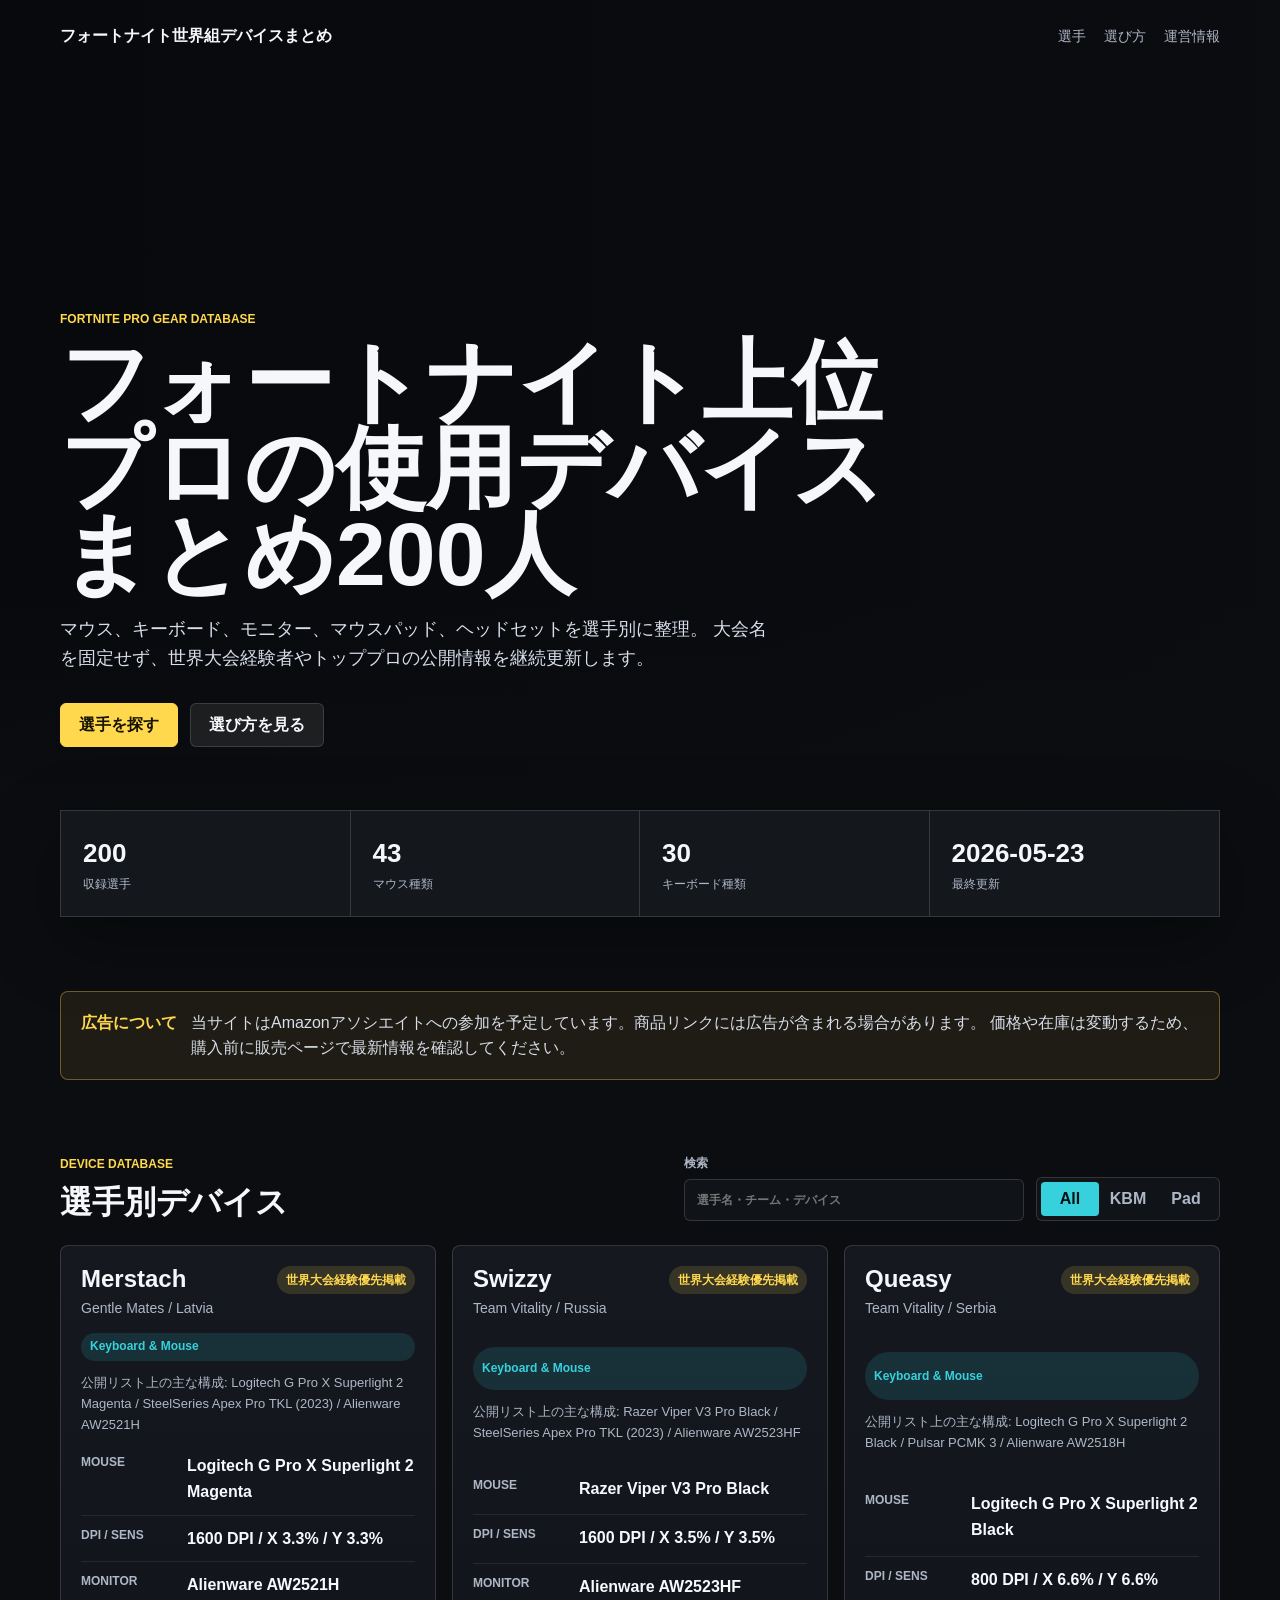
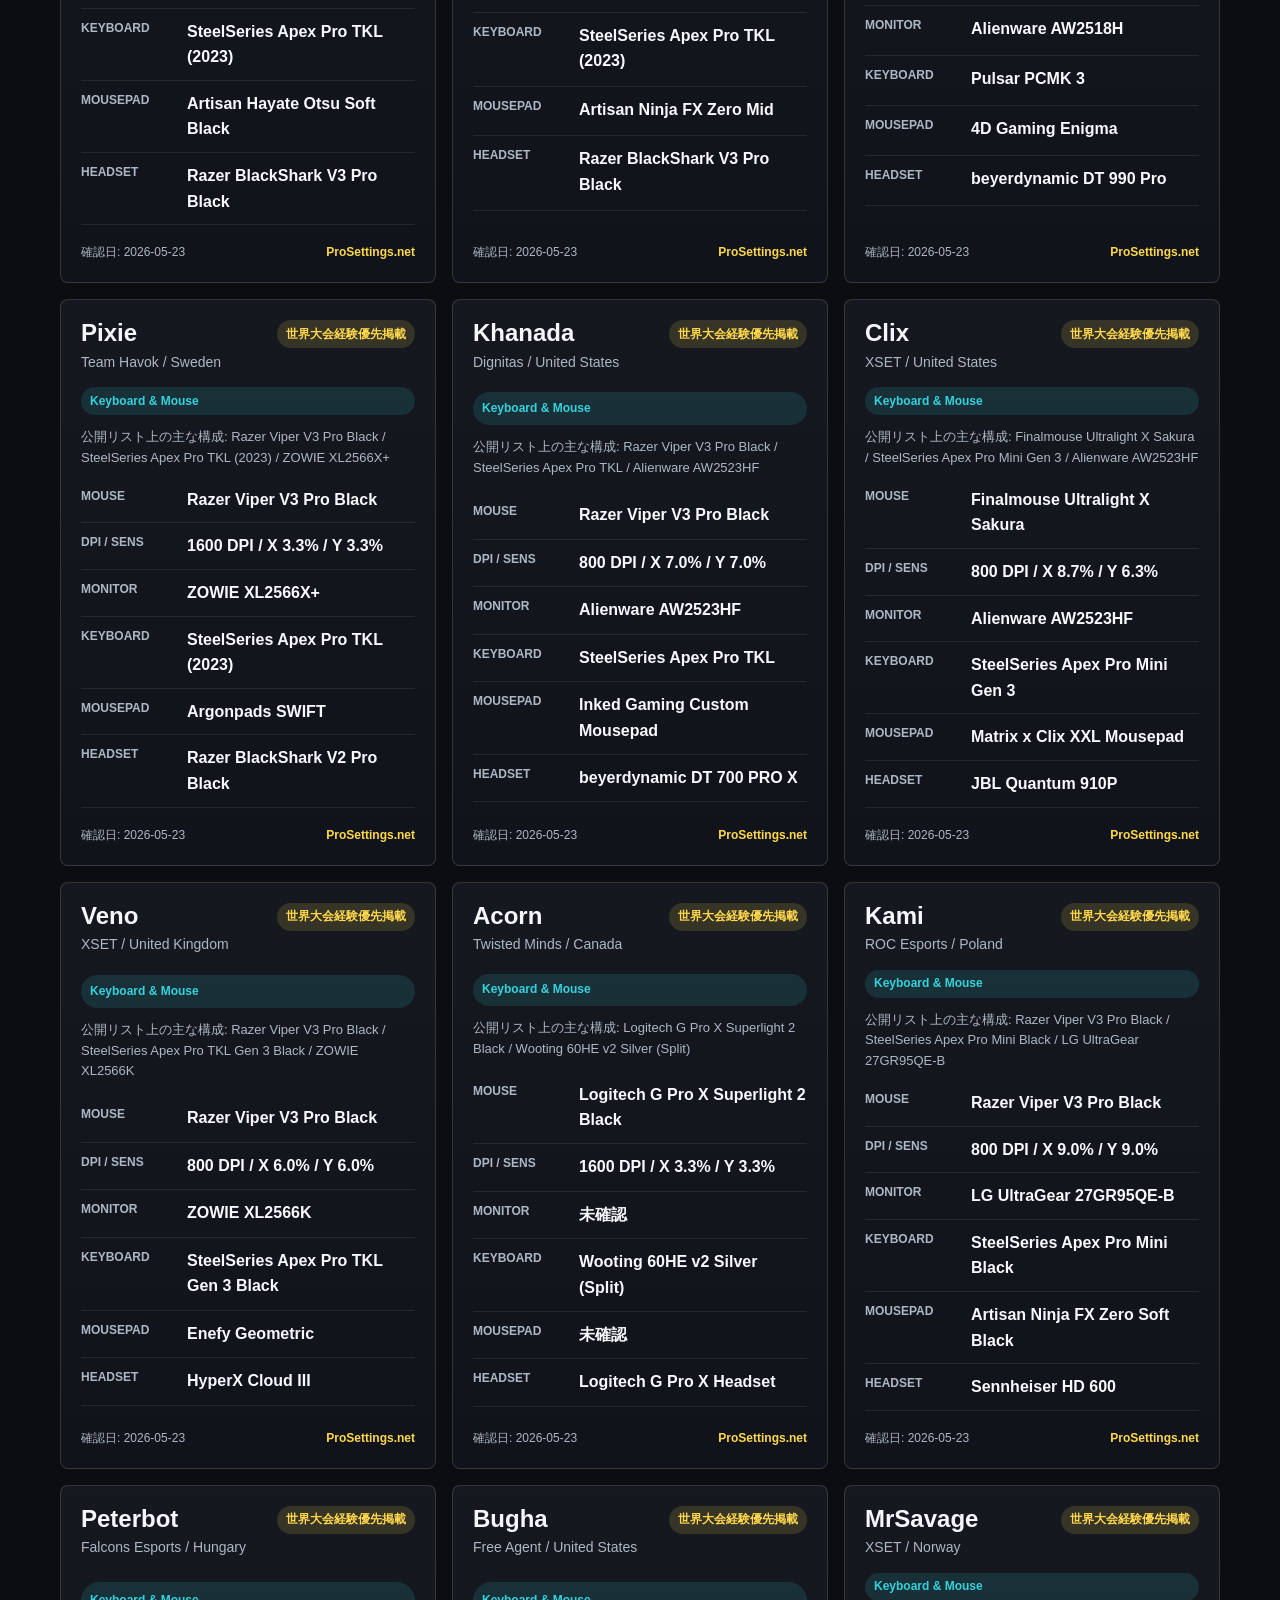
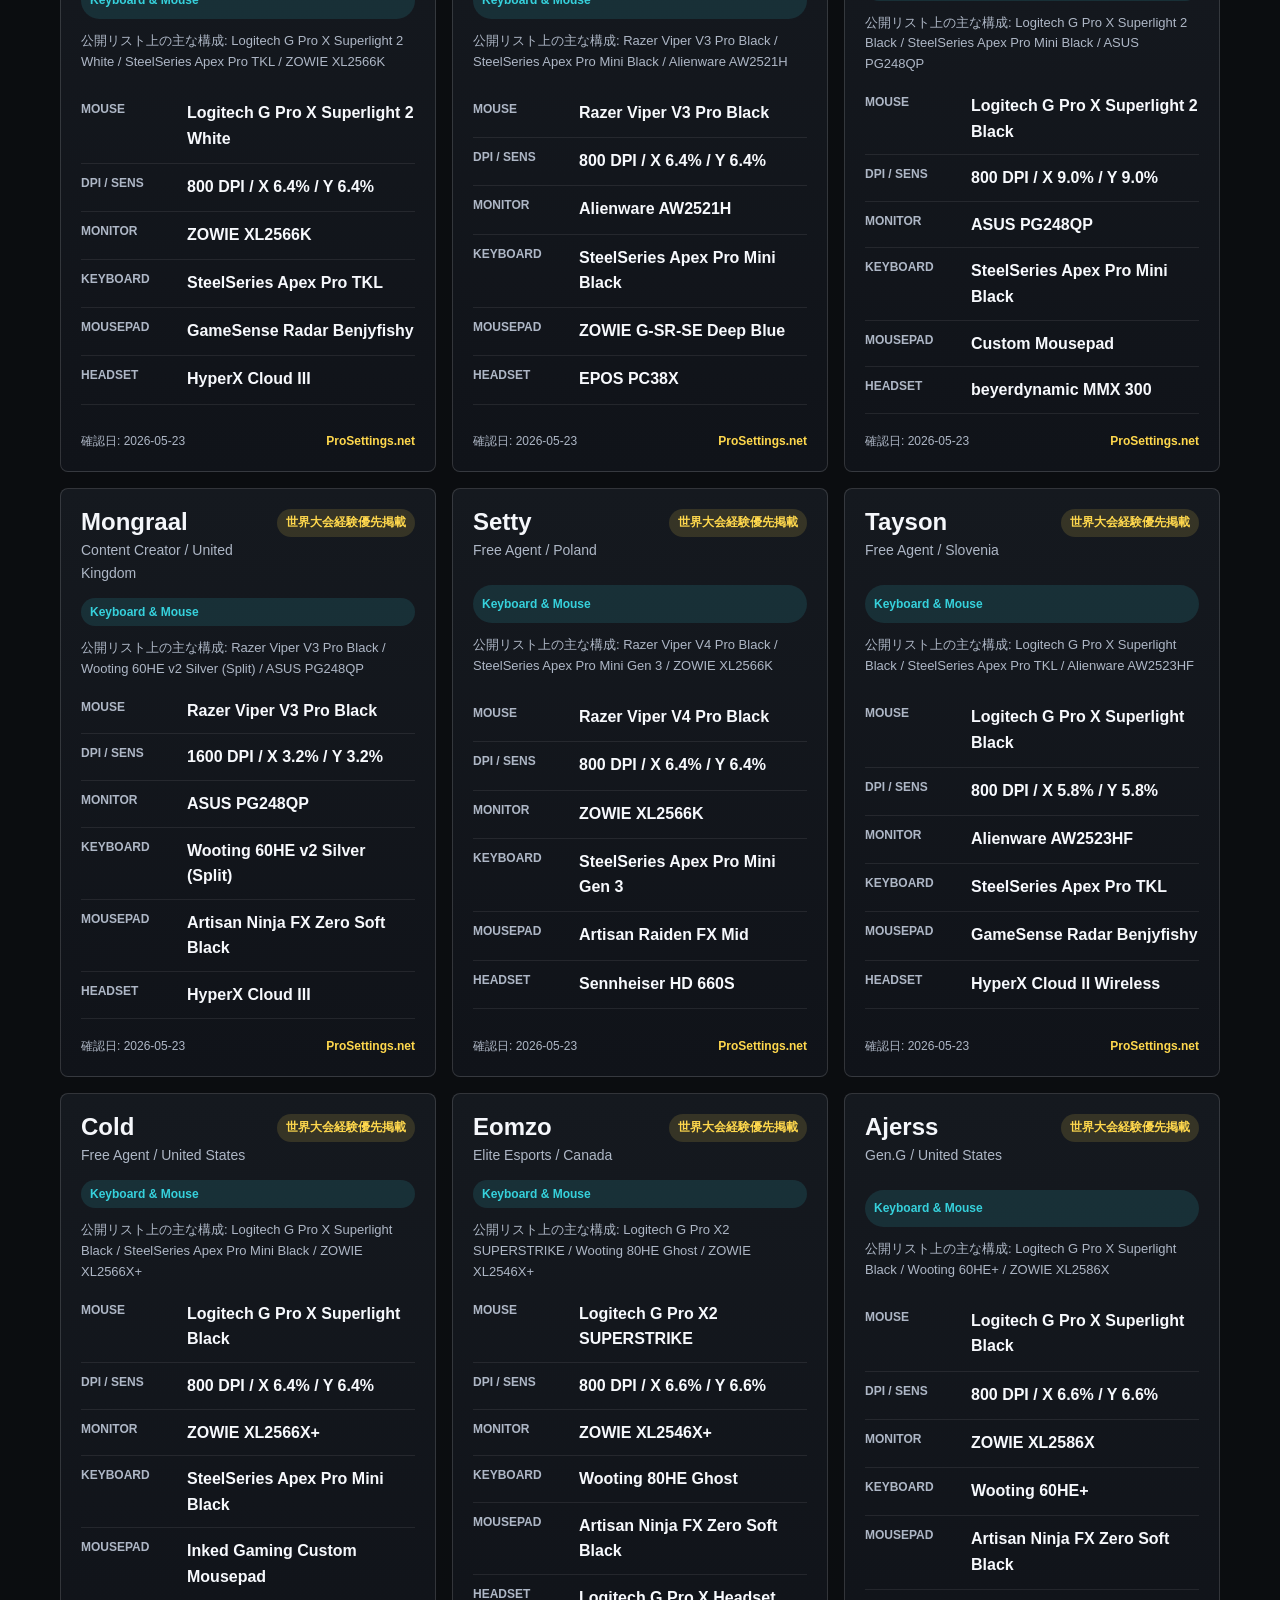
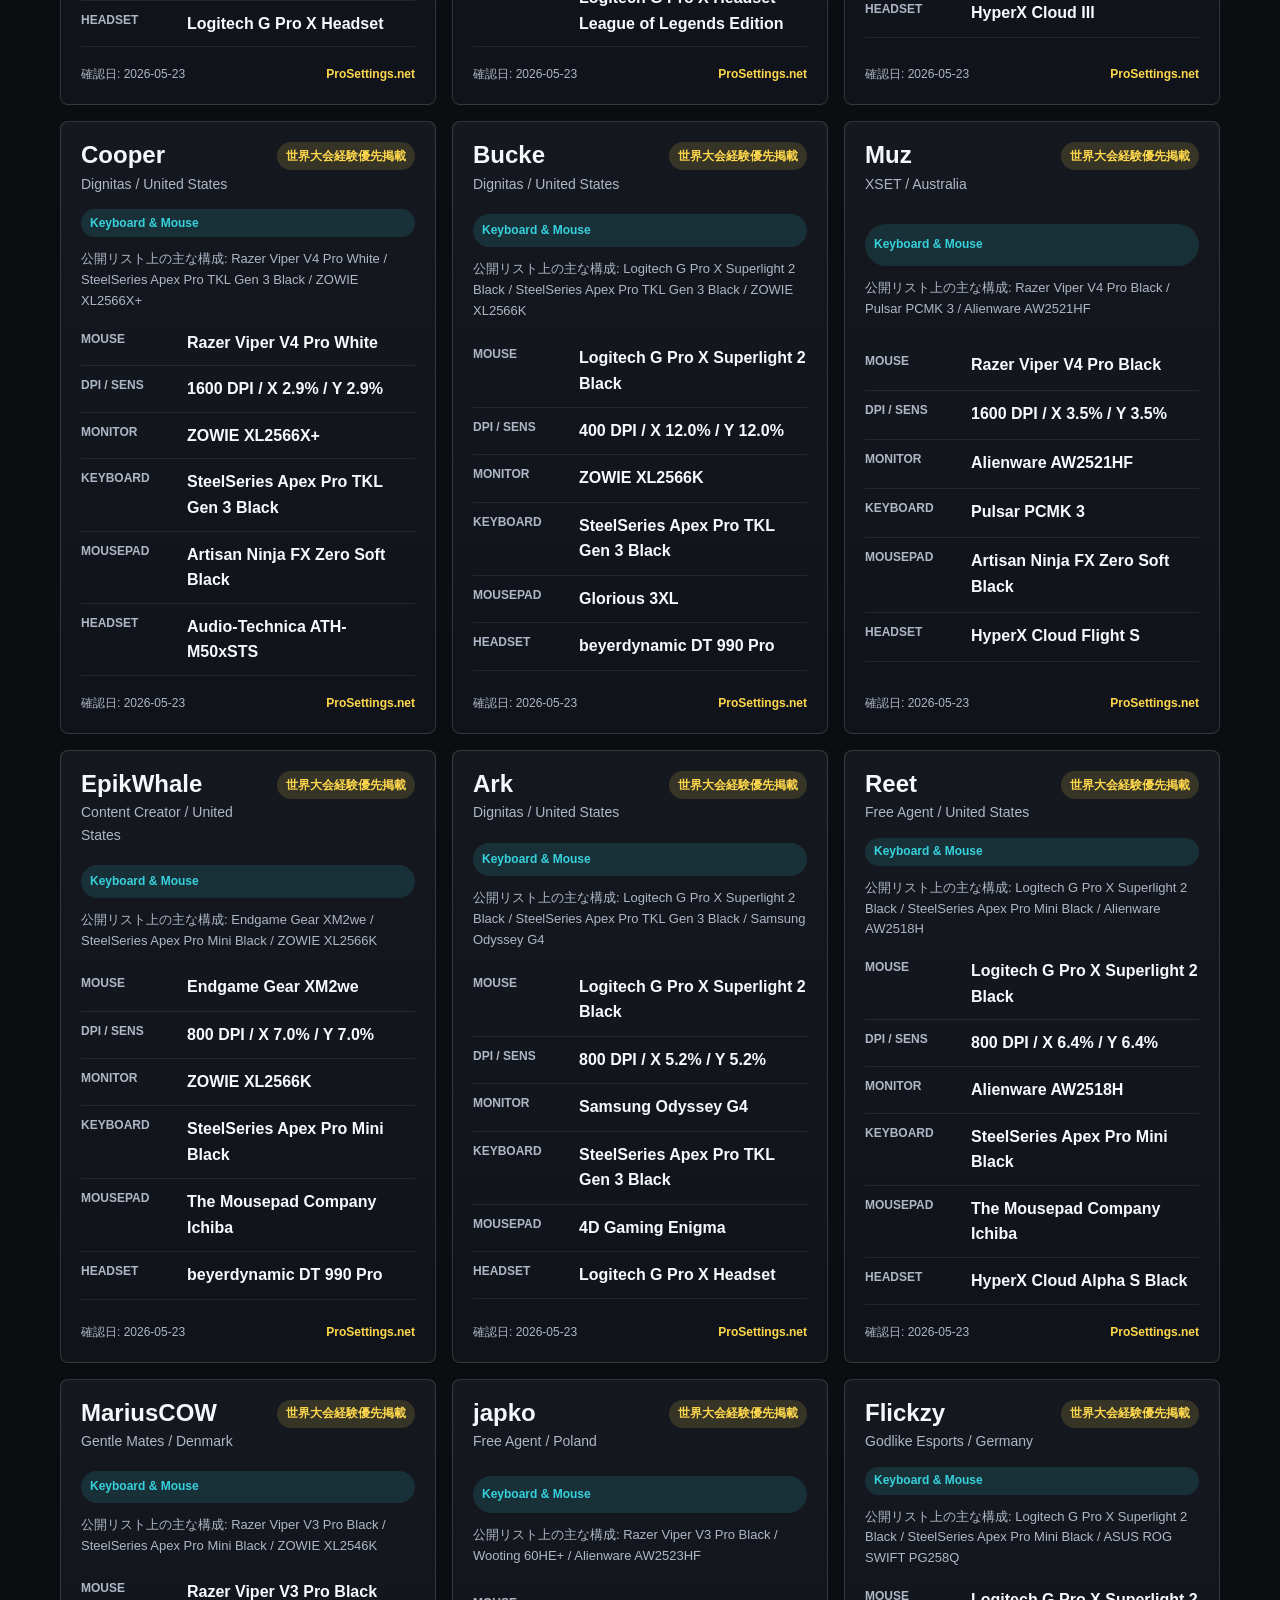
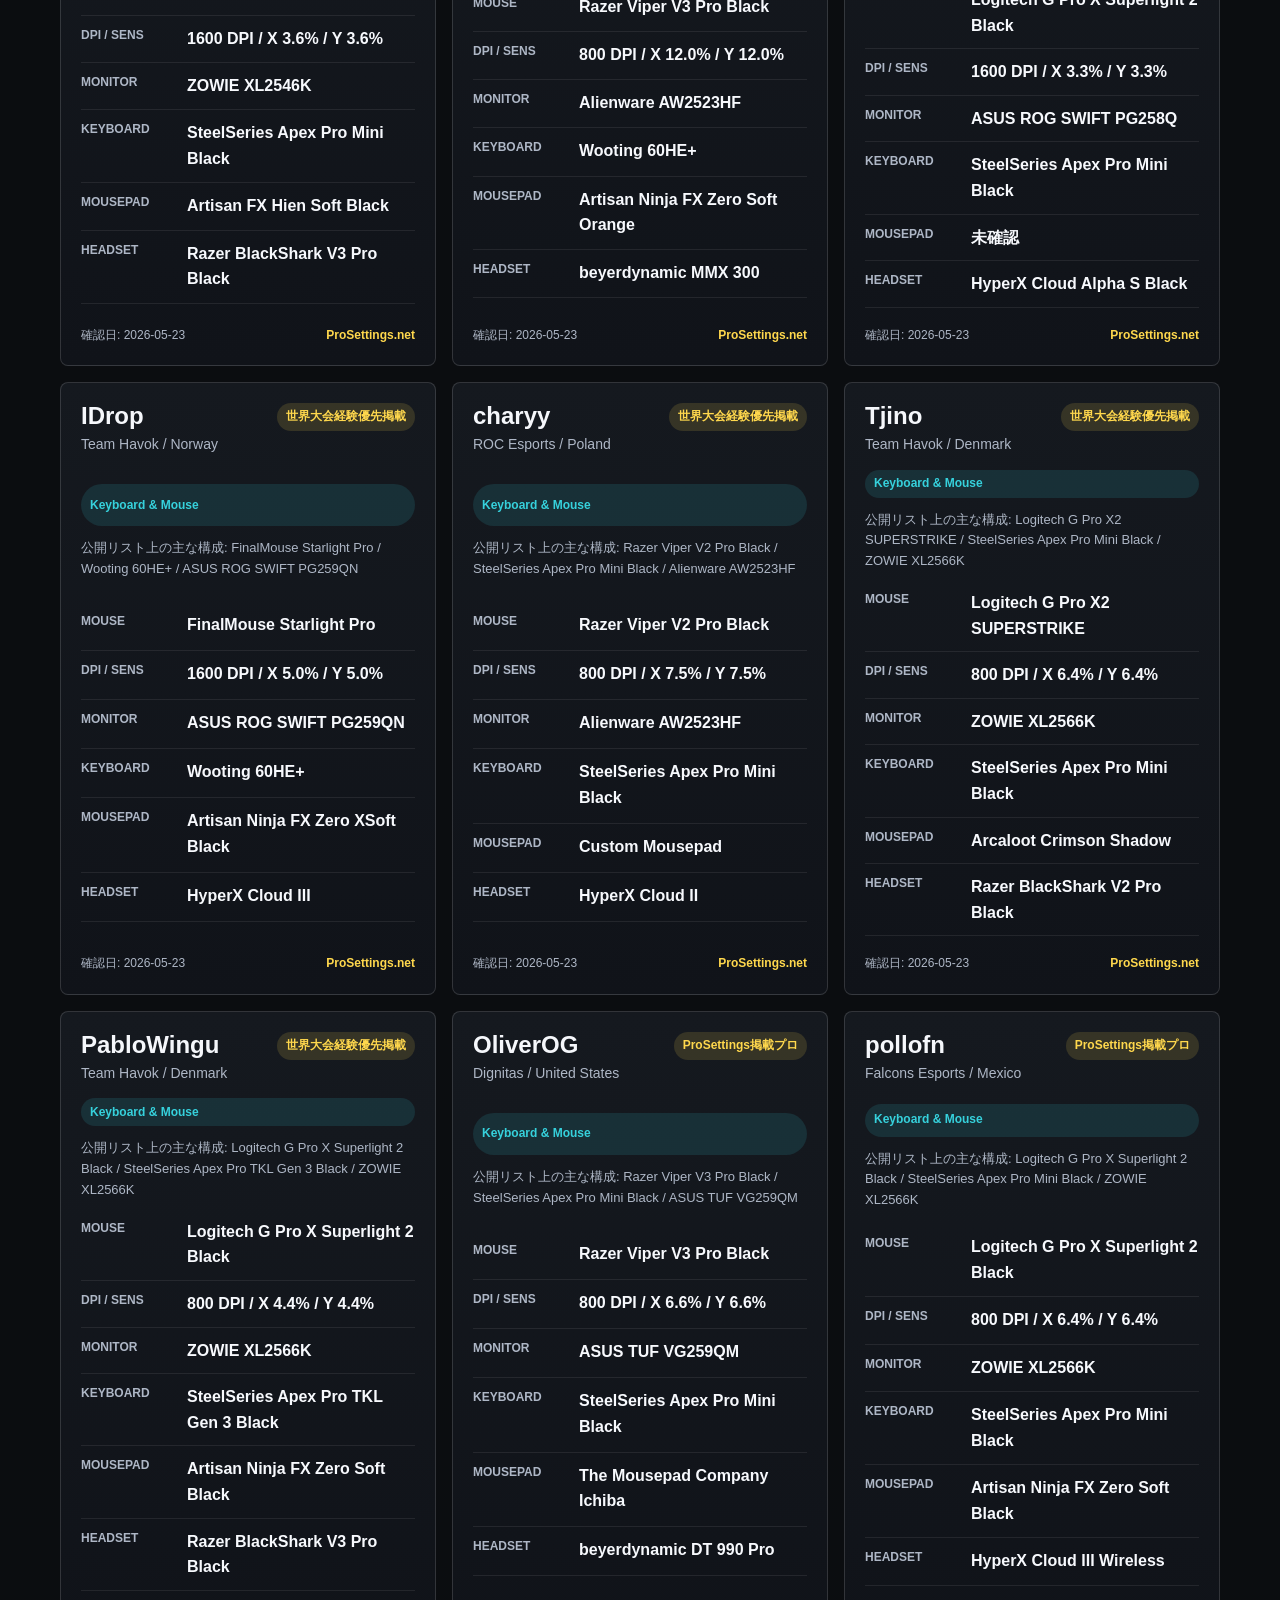
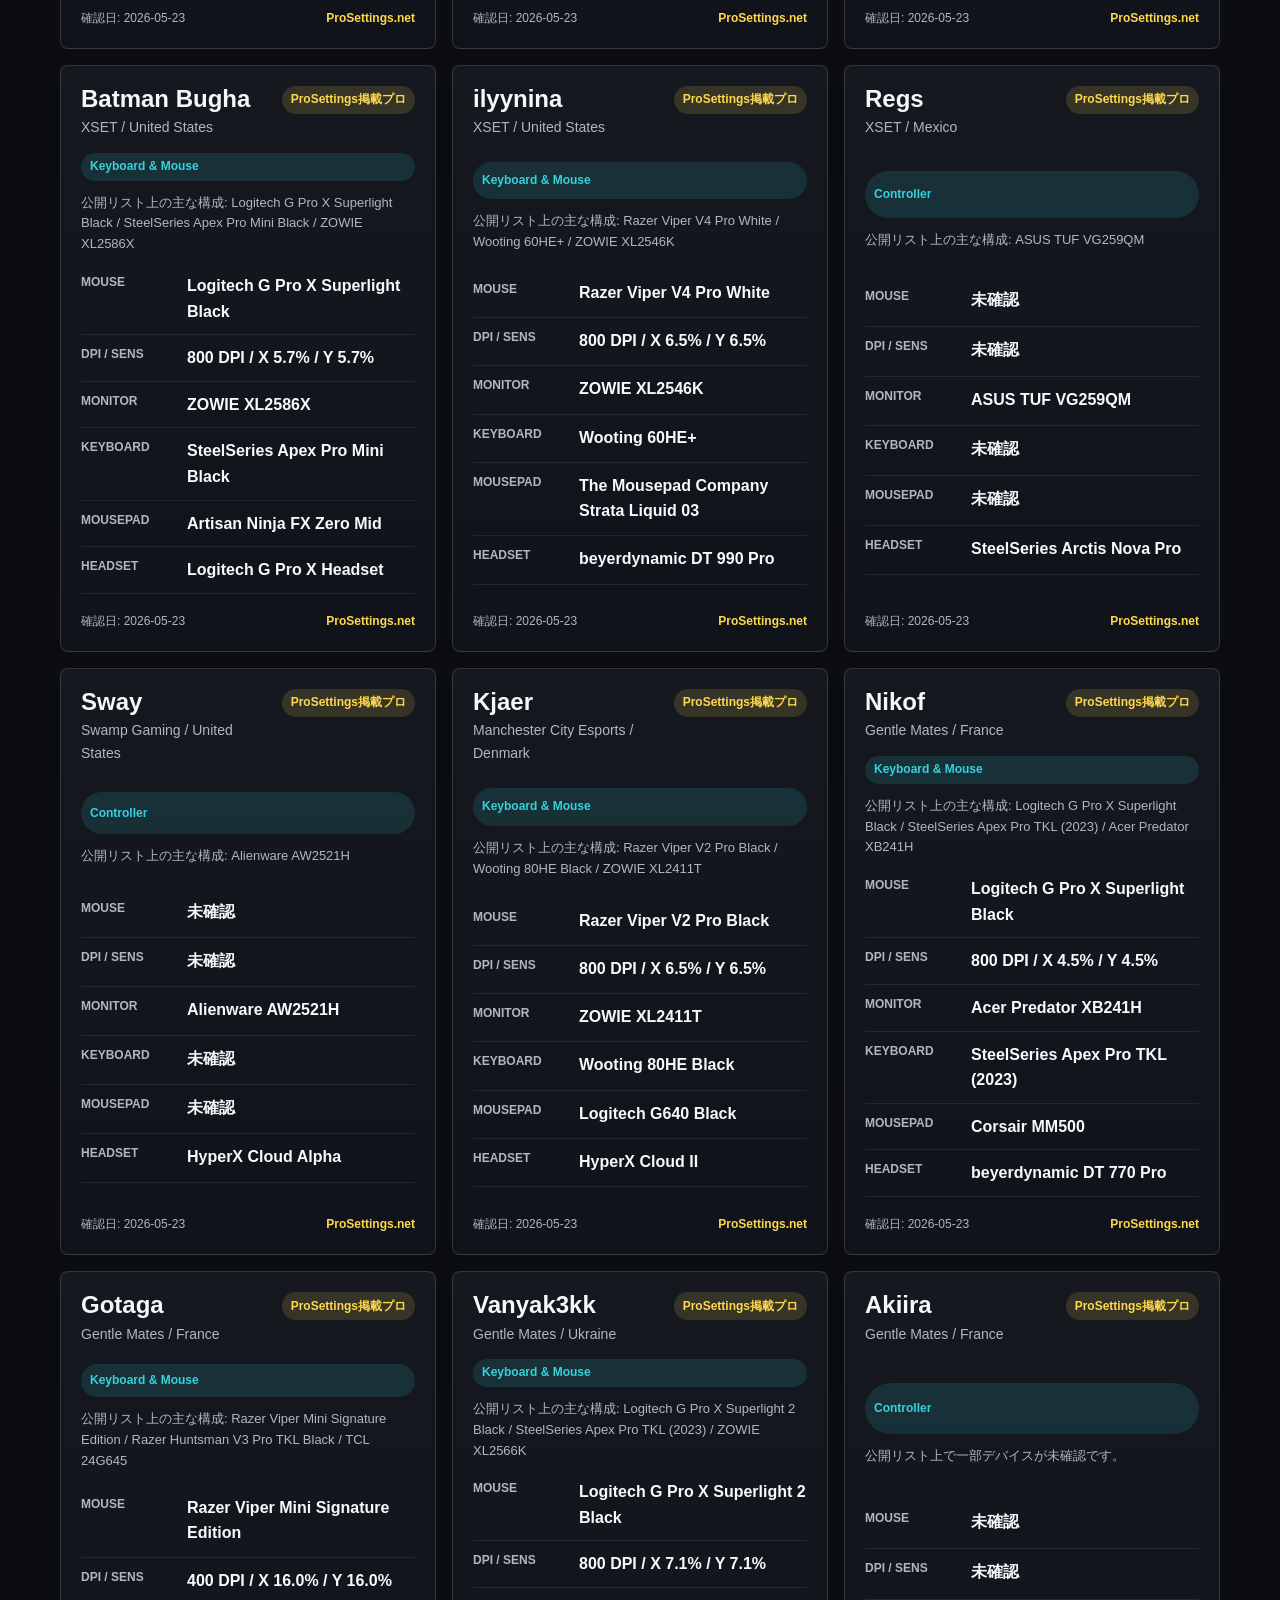
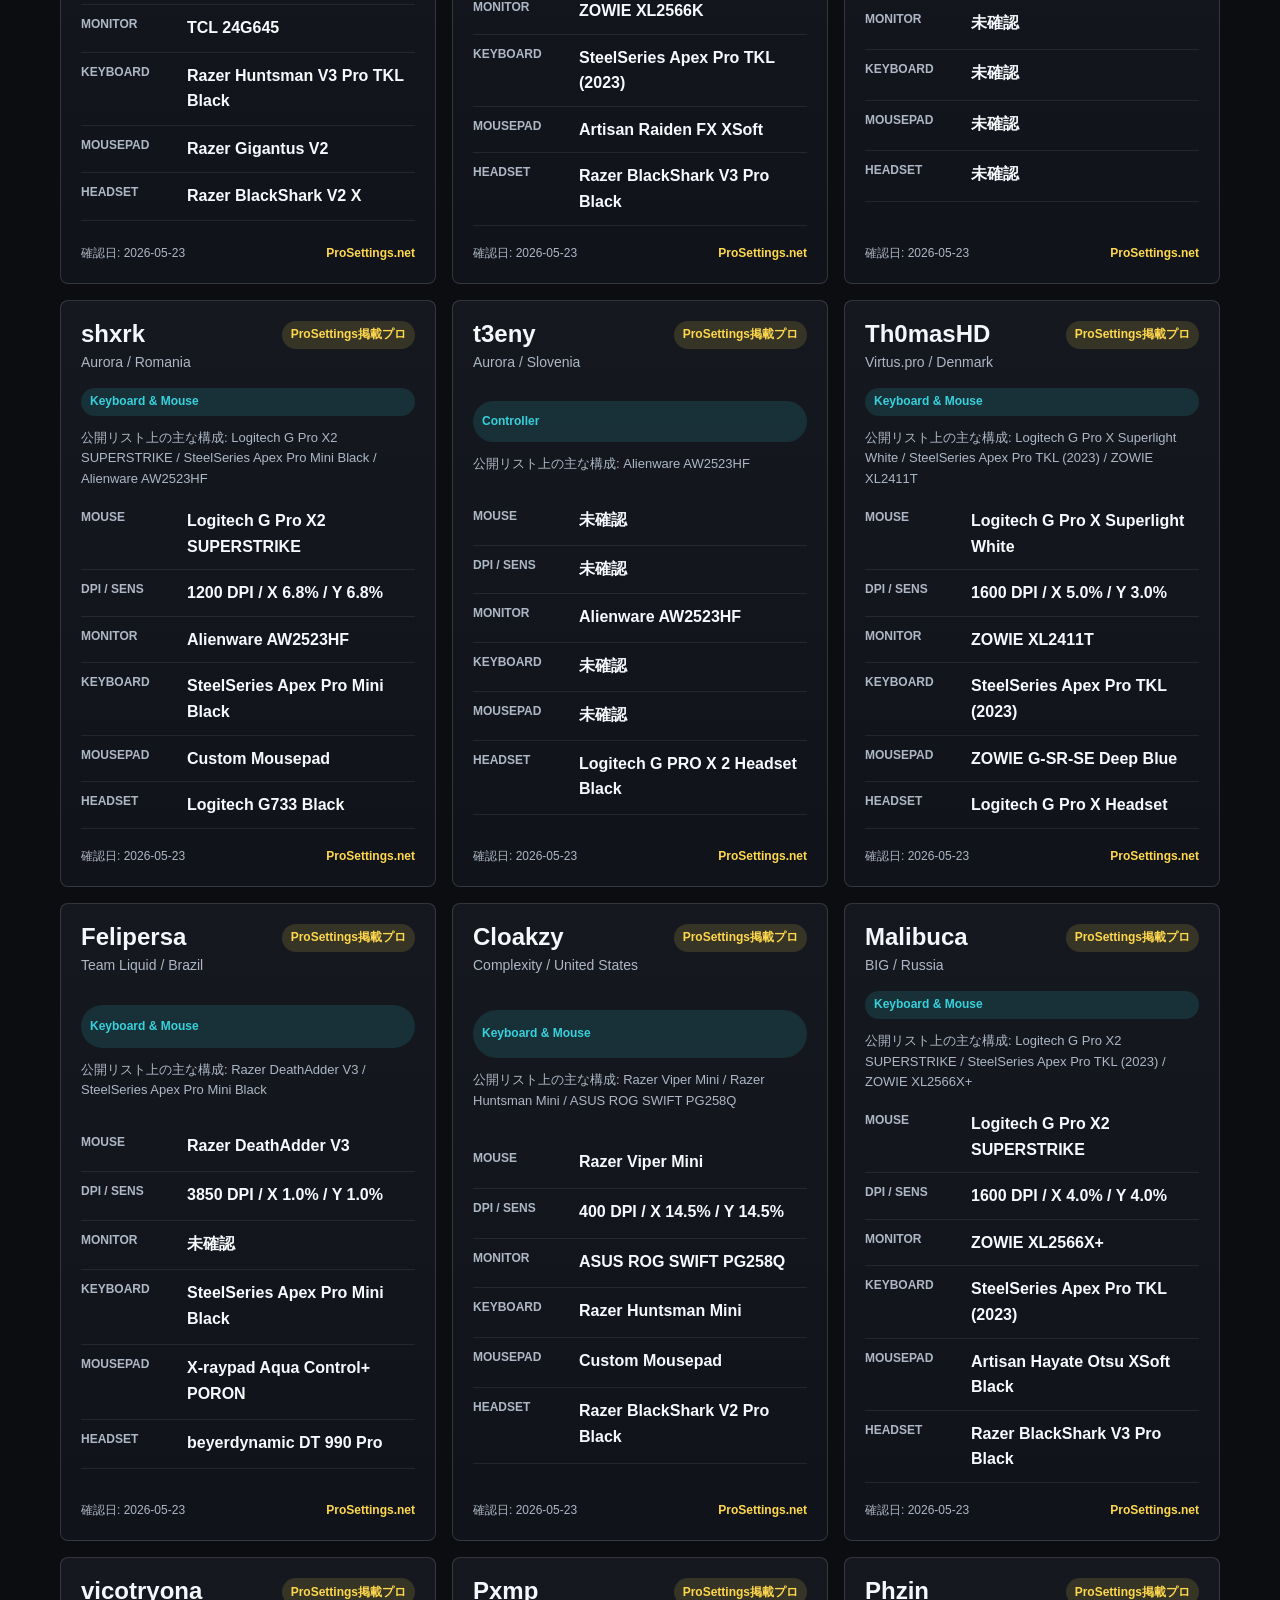
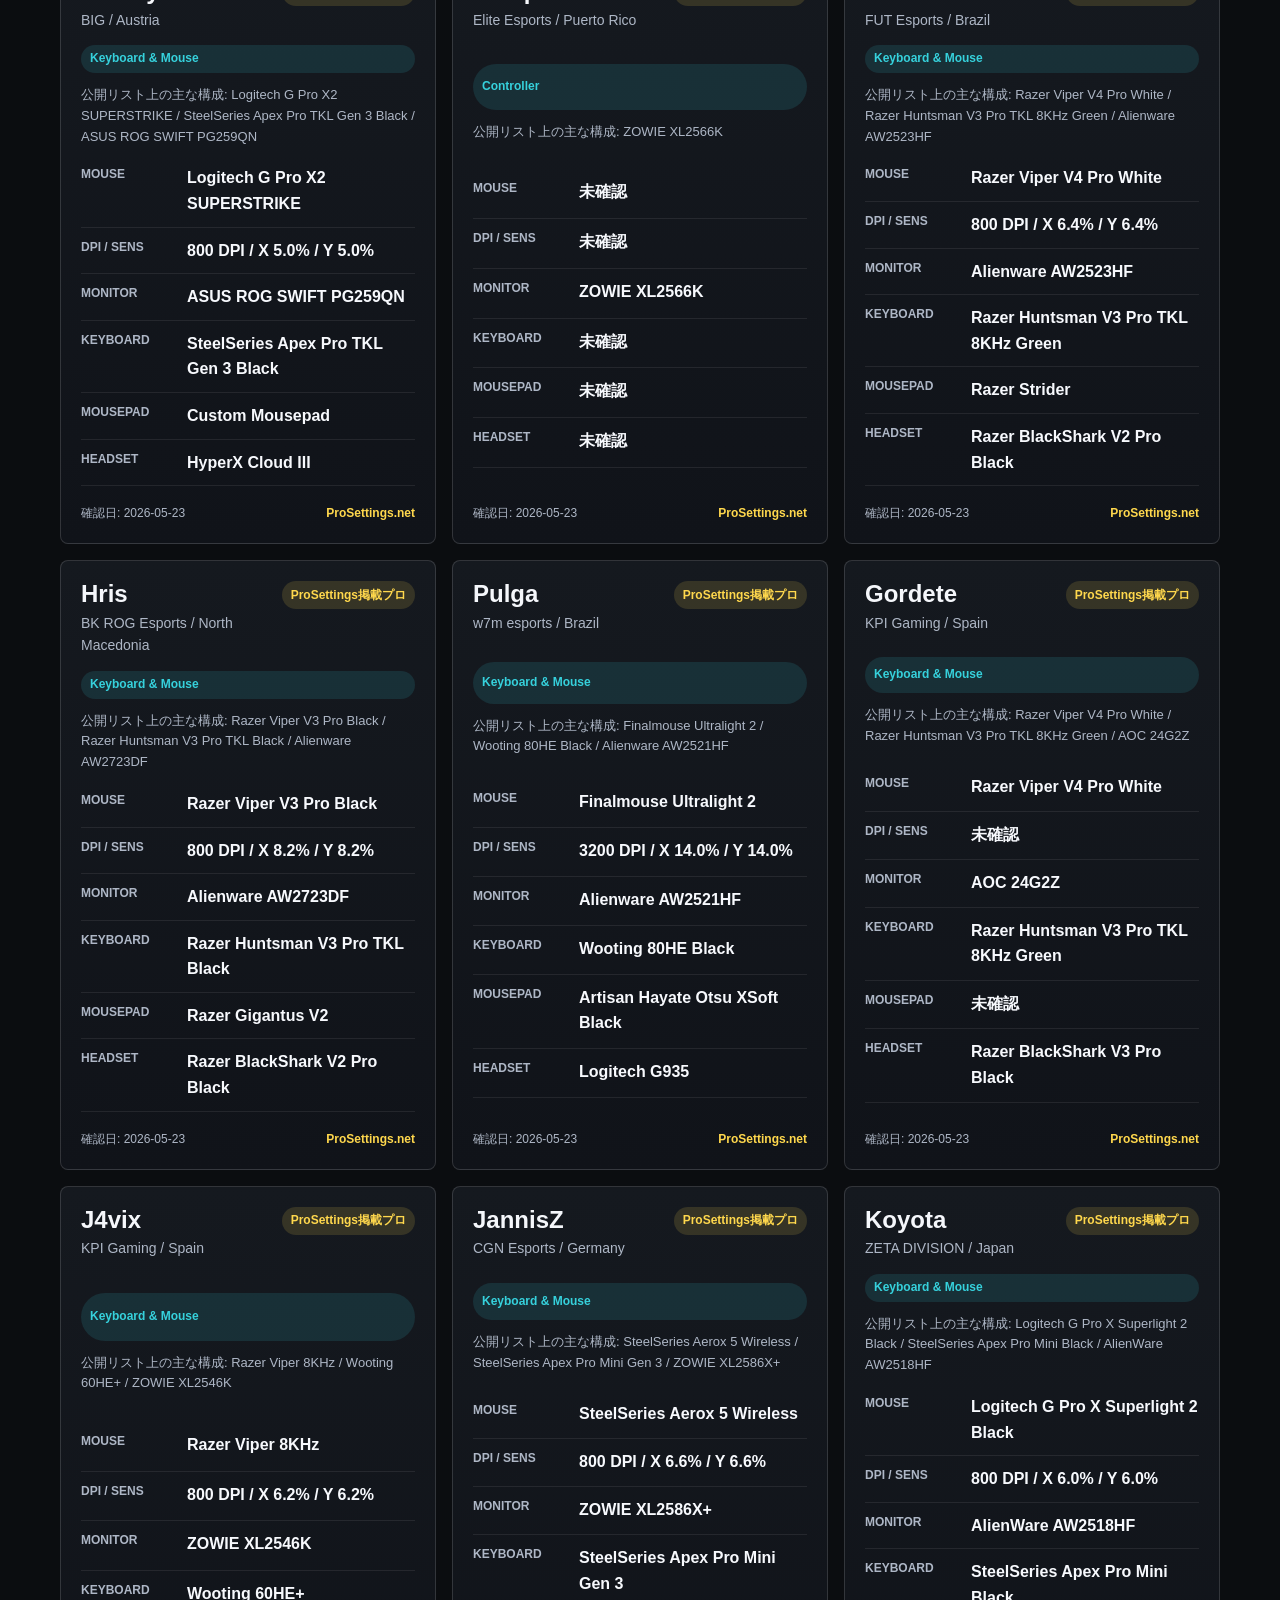
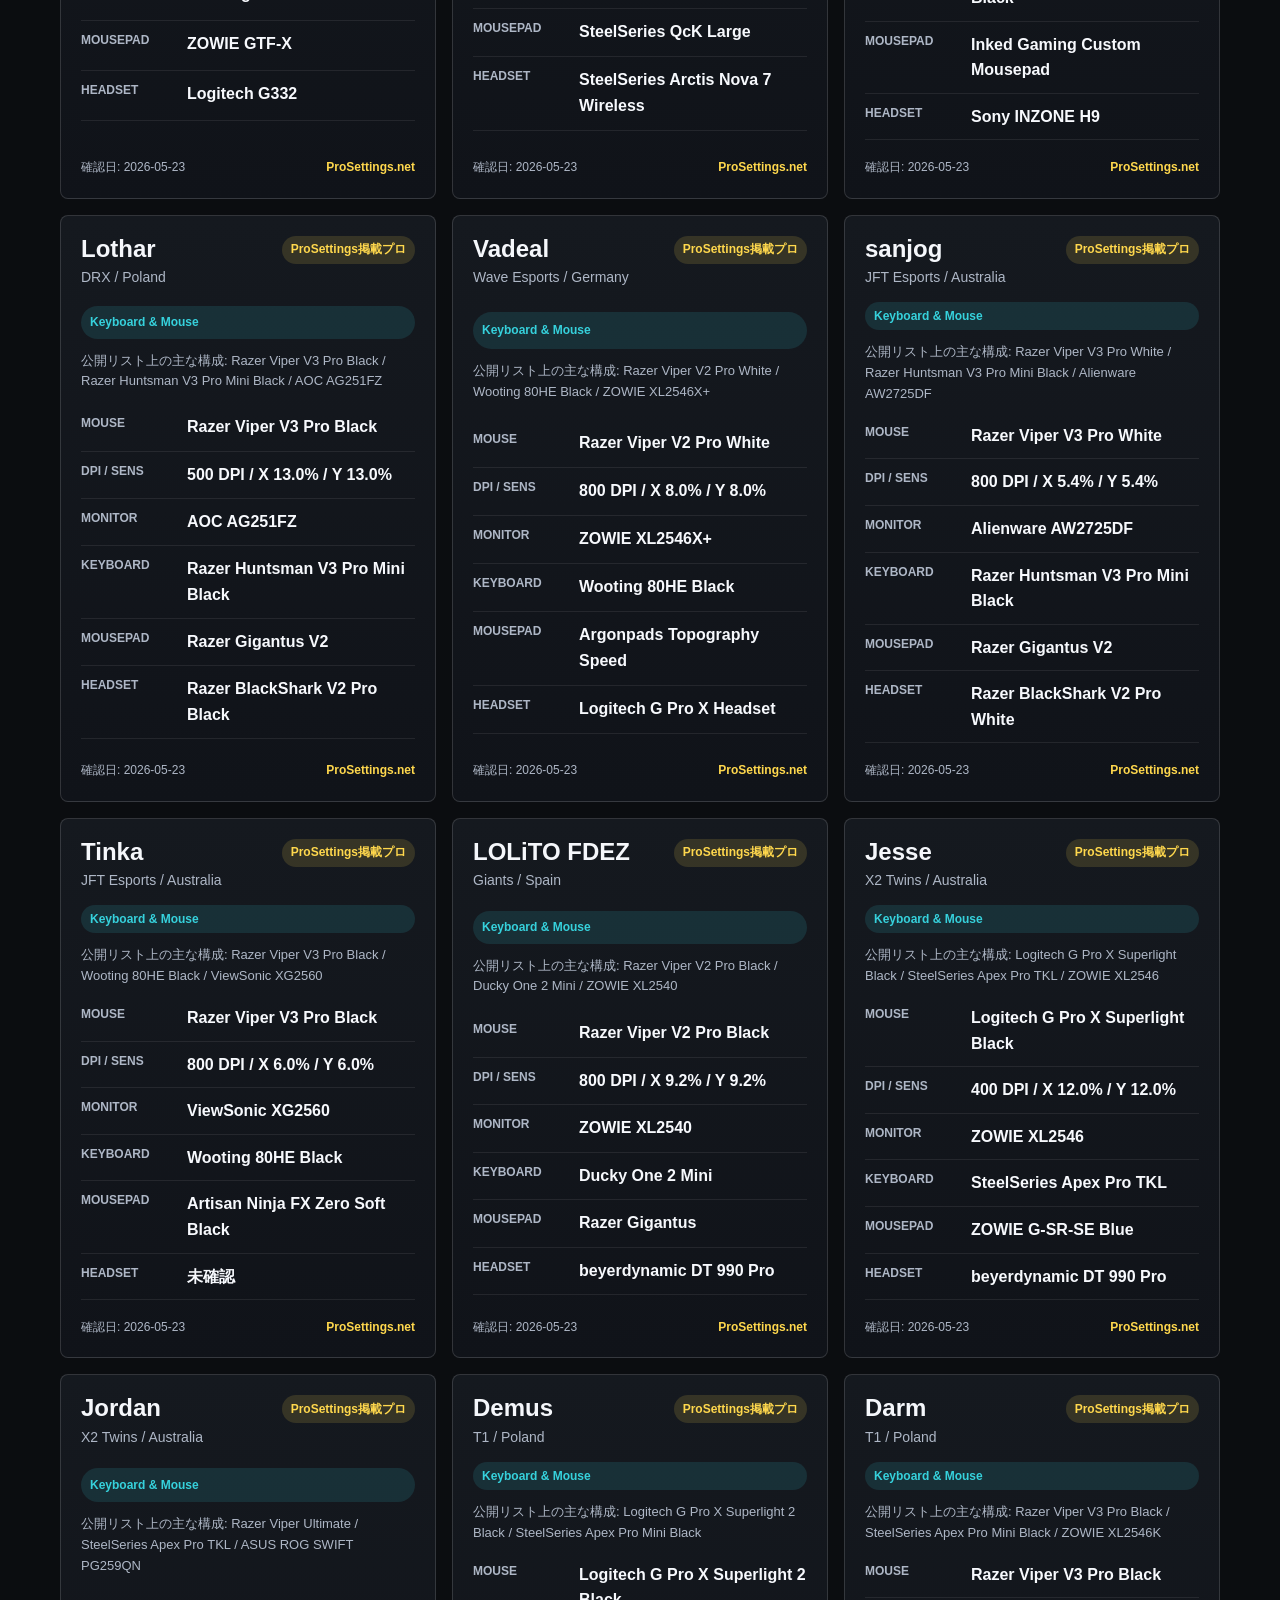
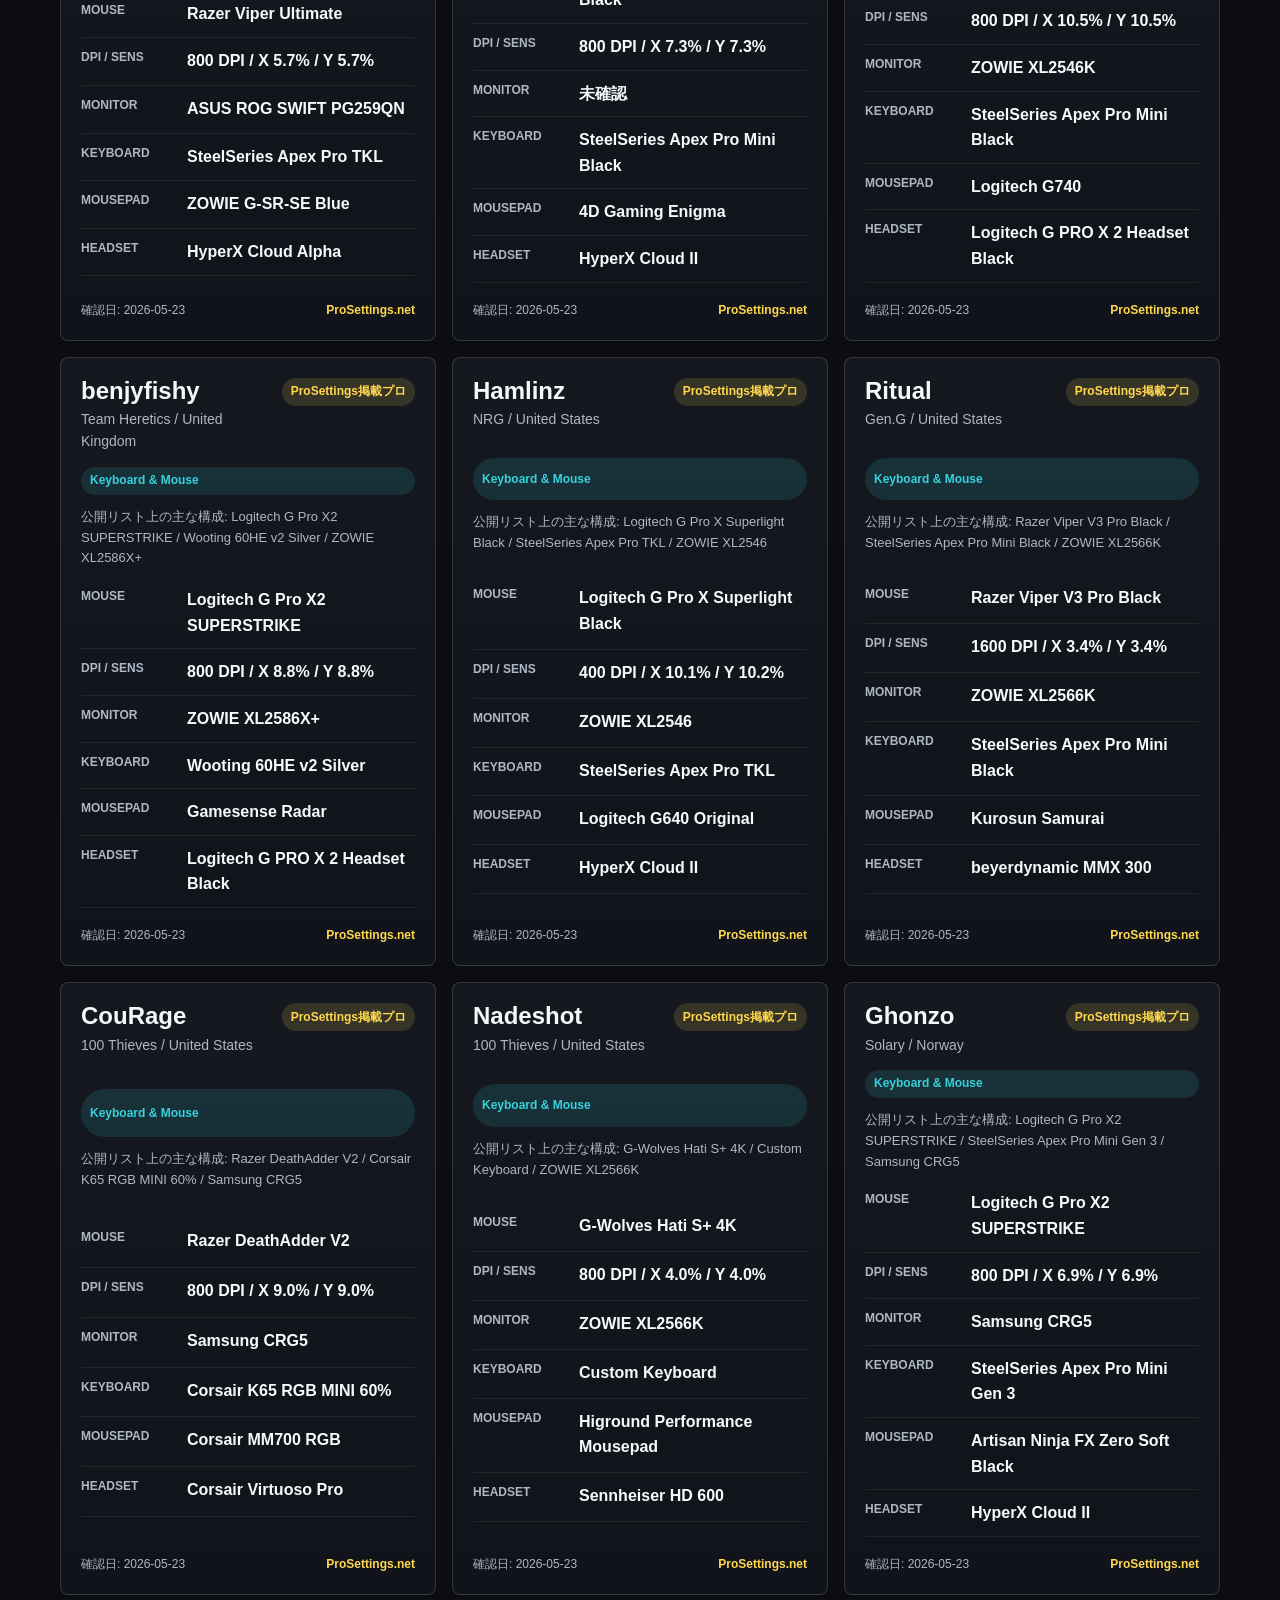
<file: index.html>
<!doctype html>
<html lang="ja">
  <head>
    <meta charset="utf-8" />
    <meta name="viewport" content="width=device-width, initial-scale=1" />
    <meta
      name="description"
      content="フォートナイト世界組プロ選手のマウス、キーボード、モニター、ヘッドセット、感度を日本語で比較できるデバイスまとめサイト。"
    />
    <title>フォートナイト世界組デバイスまとめ</title>
    <link rel="stylesheet" href="styles.css" />
  </head>
  <body>
    <header class="hero">
      <nav class="topbar" aria-label="サイト内ナビゲーション">
        <a class="brand" href="#">フォートナイト世界組デバイスまとめ</a>
        <div class="navlinks">
          <a href="#players">選手</a>
          <a href="#guide">選び方</a>
          <a href="#policy">運営情報</a>
        </div>
      </nav>
      <div class="hero-inner">
        <p class="eyebrow">Fortnite Pro Gear Database</p>
        <h1>フォートナイト上位プロの使用デバイスまとめ200人</h1>
        <p class="lead">
          マウス、キーボード、モニター、マウスパッド、ヘッドセットを選手別に整理。
          大会名を固定せず、世界大会経験者やトッププロの公開情報を継続更新します。
        </p>
        <div class="hero-actions">
          <a class="primary-action" href="#players">選手を探す</a>
          <a class="secondary-action" href="#guide">選び方を見る</a>
        </div>
      </div>
    </header>

    <main>
      <section class="stats-band" aria-label="サイト概要">
        <div>
          <span class="stat-value" id="playerCount">-</span>
          <span class="stat-label">収録選手</span>
        </div>
        <div>
          <span class="stat-value" id="mouseCount">-</span>
          <span class="stat-label">マウス種類</span>
        </div>
        <div>
          <span class="stat-value" id="keyboardCount">-</span>
          <span class="stat-label">キーボード種類</span>
        </div>
        <div>
          <span class="stat-value" id="lastUpdated">-</span>
          <span class="stat-label">最終更新</span>
        </div>
      </section>

      <section class="section notice" aria-label="広告表記">
        <strong>広告について</strong>
        <p>
          当サイトはAmazonアソシエイトへの参加を予定しています。商品リンクには広告が含まれる場合があります。
          価格や在庫は変動するため、購入前に販売ページで最新情報を確認してください。
        </p>
      </section>

      <section class="section" id="players">
        <div class="section-head">
          <div>
            <p class="eyebrow">Device Database</p>
            <h2>選手別デバイス</h2>
          </div>
          <div class="controls">
            <label class="search-box">
              <span>検索</span>
              <input id="searchInput" type="search" placeholder="選手名・チーム・デバイス" />
            </label>
            <div class="segments" aria-label="入力方式フィルター">
              <button class="segment active" data-filter="all" type="button">All</button>
              <button class="segment" data-filter="mnk" type="button">KBM</button>
              <button class="segment" data-filter="controller" type="button">Pad</button>
            </div>
          </div>
        </div>
        <div class="player-grid" id="playerGrid" aria-live="polite"></div>
      </section>

      <section class="section guide" id="guide">
        <div class="section-head">
          <div>
            <p class="eyebrow">Buying Guide</p>
            <h2>プロ機材を見るときのポイント</h2>
          </div>
          <p class="section-note">
            同じ機材を買うだけで強くなるわけではありません。手の大きさ、机の広さ、感度、予算に合うかを見て選ぶのが大事です。
          </p>
        </div>
        <div class="guide-grid">
          <article>
            <h3>マウス</h3>
            <p>軽量ワイヤレスが主流。DPIは800または1600が多く、感度はゲーム内設定とセットで見ます。</p>
          </article>
          <article>
            <h3>キーボード</h3>
            <p>ラピッドトリガー対応や小型配列が人気。建築キーの押しやすさと机のスペースを優先します。</p>
          </article>
          <article>
            <h3>モニター</h3>
            <p>競技勢は240Hz以上を使う例が多め。PC性能が足りない場合は先にフレームレートを安定させます。</p>
          </article>
        </div>
      </section>

      <section class="section source-section" id="policy">
        <div>
          <p class="eyebrow">Editorial Policy</p>
          <h2>運営情報</h2>
          <p>
            公開プロフィール、選手本人の発信、デバイス集計サイトを確認し、確認日つきで掲載します。
            未確認の項目は推測で埋めず、「未確認」として扱います。
          </p>
        </div>
        <ul class="source-list">
          <li><a href="https://prosettings.net/lists/fortnite/" target="_blank" rel="noreferrer">ProSettings.net: Fortnite Pro Settings and Gear List</a></li>
          <li><a href="https://www.fortnite.com/competitive" target="_blank" rel="noreferrer">Fortnite Competitive</a></li>
          <li><a href="https://affiliate.amazon.co.jp/help/operating/agreement/" target="_blank" rel="noreferrer">Amazonアソシエイト・プログラム運営規約</a></li>
        </ul>
      </section>

      <section class="section legal" aria-label="プライバシーポリシー">
        <h2>プライバシーポリシー・免責事項</h2>
        <p>
          当サイトではアクセス解析や広告配信を導入する場合があります。その際、Cookie等を利用して閲覧情報を収集することがありますが、
          個人を特定する目的では使用しません。掲載情報は確認時点の公開情報に基づきます。商品仕様、価格、在庫、所属チームは変更される場合があります。
        </p>
        <p>
          当サイトはEpic GamesおよびFortnite公式とは関係ありません。FortniteはEpic Gamesの商標または登録商標です。
          お問い合わせ先は、公開前に運営者の連絡先メールアドレスへ差し替えてください。
        </p>
      </section>
    </main>

    <footer class="footer">
      <span>フォートナイト世界組デバイスまとめ</span>
      <span>Last data check: <span id="footerUpdated">-</span></span>
    </footer>

    <script src="app.js"></script>
  </body>
</html>
</file>
<file: styles.css>
:root {
  color-scheme: dark;
  --bg: #0b0d10;
  --panel: #15191f;
  --panel-2: #1d232b;
  --text: #f5f7fb;
  --muted: #aeb7c6;
  --line: rgba(255, 255, 255, 0.14);
  --accent: #ffd84d;
  --accent-2: #36d1dc;
  --danger: #ff6b6b;
  --ok: #7df58a;
  --shadow: 0 24px 70px rgba(0, 0, 0, 0.36);
}

* {
  box-sizing: border-box;
}

html {
  scroll-behavior: smooth;
}

body {
  margin: 0;
  background: var(--bg);
  color: var(--text);
  font-family: Inter, "Yu Gothic", "Hiragino Kaku Gothic ProN", Meiryo, sans-serif;
  line-height: 1.6;
}

a {
  color: inherit;
}

.hero {
  min-height: 94vh;
  display: flex;
  flex-direction: column;
  background:
    linear-gradient(90deg, rgba(7, 9, 12, 0.96), rgba(7, 9, 12, 0.68) 46%, rgba(7, 9, 12, 0.22)),
    url("https://cdn2.unrealengine.com/fneco-2025-keyart-nologo-16x9-1920x1080-416aef9ccfdf.png") center / cover;
  position: relative;
}

.hero::after {
  content: "";
  position: absolute;
  inset: auto 0 0;
  height: 28vh;
  background: linear-gradient(180deg, transparent, var(--bg));
  pointer-events: none;
}

.topbar {
  width: min(1160px, calc(100% - 32px));
  margin: 0 auto;
  min-height: 72px;
  display: flex;
  align-items: center;
  justify-content: space-between;
  gap: 24px;
  position: relative;
  z-index: 2;
}

.brand {
  font-weight: 900;
  text-decoration: none;
  letter-spacing: 0;
}

.navlinks {
  display: flex;
  gap: 18px;
  color: var(--muted);
  font-size: 14px;
}

.navlinks a {
  text-decoration: none;
}

.hero-inner {
  width: min(1160px, calc(100% - 32px));
  margin: auto auto 11vh;
  position: relative;
  z-index: 1;
}

.eyebrow {
  margin: 0 0 10px;
  color: var(--accent);
  font-size: 12px;
  font-weight: 900;
  text-transform: uppercase;
}

h1,
h2,
h3,
p {
  margin-top: 0;
}

h1 {
  max-width: 850px;
  margin-bottom: 18px;
  font-size: clamp(42px, 7vw, 92px);
  line-height: 0.96;
  letter-spacing: 0;
}

h2 {
  margin-bottom: 0;
  font-size: 32px;
  line-height: 1.15;
  letter-spacing: 0;
}

.lead {
  max-width: 720px;
  color: #d8deea;
  font-size: 18px;
}

.hero-actions {
  display: flex;
  flex-wrap: wrap;
  gap: 12px;
  margin-top: 30px;
}

.primary-action,
.secondary-action {
  display: inline-flex;
  align-items: center;
  justify-content: center;
  min-height: 44px;
  padding: 0 18px;
  border: 1px solid var(--line);
  border-radius: 6px;
  font-weight: 800;
  text-decoration: none;
}

.primary-action {
  background: var(--accent);
  color: #161300;
  border-color: var(--accent);
}

.secondary-action {
  background: rgba(255, 255, 255, 0.08);
}

.stats-band {
  width: min(1160px, calc(100% - 32px));
  margin: -36px auto 0;
  display: grid;
  grid-template-columns: repeat(4, 1fr);
  border: 1px solid var(--line);
  background: rgba(21, 25, 31, 0.92);
  box-shadow: var(--shadow);
  position: relative;
  z-index: 3;
}

.stats-band div {
  padding: 22px;
  border-right: 1px solid var(--line);
}

.stats-band div:last-child {
  border-right: 0;
}

.stat-value,
.stat-label {
  display: block;
}

.stat-value {
  font-size: 26px;
  font-weight: 900;
}

.stat-label {
  color: var(--muted);
  font-size: 12px;
  text-transform: uppercase;
}

.section {
  width: min(1160px, calc(100% - 32px));
  margin: 74px auto 0;
}

.section.muted {
  padding: 36px;
  background: var(--panel);
  border: 1px solid var(--line);
  border-radius: 8px;
}

.notice {
  display: flex;
  gap: 14px;
  align-items: start;
  padding: 18px 20px;
  border: 1px solid rgba(255, 216, 77, 0.35);
  border-radius: 8px;
  background: rgba(255, 216, 77, 0.08);
}

.notice strong {
  color: var(--accent);
  white-space: nowrap;
}

.notice p {
  margin-bottom: 0;
  color: #d8deea;
}

.section-head {
  display: flex;
  justify-content: space-between;
  align-items: end;
  gap: 26px;
  margin-bottom: 24px;
}

.section-note {
  max-width: 430px;
  margin-bottom: 0;
  color: var(--muted);
  font-size: 14px;
}

.controls {
  display: flex;
  align-items: end;
  gap: 12px;
  flex-wrap: wrap;
}

.search-box {
  display: grid;
  gap: 6px;
  color: var(--muted);
  font-size: 12px;
  font-weight: 800;
}

.search-box input {
  width: min(340px, 80vw);
  min-height: 42px;
  border: 1px solid var(--line);
  border-radius: 6px;
  background: #101419;
  color: var(--text);
  padding: 0 12px;
  font: inherit;
}

.segments {
  display: flex;
  padding: 4px;
  border: 1px solid var(--line);
  border-radius: 6px;
  background: #101419;
}

.segment {
  min-width: 58px;
  min-height: 34px;
  border: 0;
  border-radius: 4px;
  color: var(--muted);
  background: transparent;
  font: inherit;
  font-weight: 900;
  cursor: pointer;
}

.segment.active {
  color: #061015;
  background: var(--accent-2);
}

.player-grid {
  display: grid;
  grid-template-columns: repeat(3, 1fr);
  gap: 16px;
}

.player-card {
  display: grid;
  min-height: 410px;
  padding: 20px;
  border: 1px solid var(--line);
  border-radius: 8px;
  background: linear-gradient(180deg, var(--panel), #101319);
}

.card-top {
  display: flex;
  justify-content: space-between;
  align-items: start;
  gap: 14px;
  margin-bottom: 14px;
}

.player-name {
  margin: 0 0 4px;
  font-size: 24px;
  line-height: 1.1;
}

.team {
  margin: 0;
  color: var(--muted);
  font-size: 14px;
}

.rank-pill,
.input-pill {
  display: inline-flex;
  align-items: center;
  min-height: 28px;
  padding: 0 9px;
  border-radius: 999px;
  background: rgba(255, 216, 77, 0.14);
  color: var(--accent);
  font-size: 12px;
  font-weight: 900;
  white-space: nowrap;
}

.input-pill {
  background: rgba(54, 209, 220, 0.13);
  color: var(--accent-2);
}

.gear-list {
  display: grid;
  gap: 10px;
  margin: 18px 0;
}

.gear-row {
  display: grid;
  grid-template-columns: 96px 1fr;
  gap: 10px;
  padding-bottom: 10px;
  border-bottom: 1px solid rgba(255, 255, 255, 0.08);
}

.gear-label {
  color: var(--muted);
  font-size: 12px;
  font-weight: 900;
  text-transform: uppercase;
}

.gear-value {
  color: #f7f9fd;
  font-weight: 750;
}

.meta-row {
  margin-top: auto;
  display: flex;
  justify-content: space-between;
  gap: 12px;
  color: var(--muted);
  font-size: 12px;
}

.meta-row a {
  color: var(--accent);
  font-weight: 900;
  text-decoration: none;
}

.team-table-wrap {
  overflow-x: auto;
}

.team-table {
  width: 100%;
  border-collapse: collapse;
  min-width: 720px;
}

.team-table th,
.team-table td {
  padding: 15px 12px;
  border-bottom: 1px solid var(--line);
  text-align: left;
}

.team-table th {
  color: var(--muted);
  font-size: 12px;
  text-transform: uppercase;
}

.team-table td:first-child {
  color: var(--accent);
  font-weight: 900;
}

.note {
  margin: 12px 0 0;
  color: var(--muted);
  font-size: 13px;
}

.guide {
  padding: 36px;
  border: 1px solid var(--line);
  border-radius: 8px;
  background: var(--panel);
}

.guide-grid {
  display: grid;
  grid-template-columns: repeat(3, 1fr);
  gap: 16px;
}

.guide-grid article {
  min-height: 170px;
  padding: 20px;
  border: 1px solid var(--line);
  border-radius: 8px;
  background: var(--panel-2);
}

.guide-grid h3 {
  margin-bottom: 8px;
}

.guide-grid p {
  margin-bottom: 0;
  color: var(--muted);
}

.source-section {
  display: grid;
  grid-template-columns: 1fr 1fr;
  gap: 40px;
  padding-bottom: 70px;
}

.source-section p {
  color: var(--muted);
}

.source-list {
  display: grid;
  gap: 12px;
  margin: 0;
  padding: 0;
  list-style: none;
}

.source-list a {
  display: block;
  padding: 16px;
  border: 1px solid var(--line);
  border-radius: 8px;
  background: var(--panel);
  text-decoration: none;
}

.legal {
  padding: 30px 0 70px;
  color: var(--muted);
}

.legal h2 {
  margin-bottom: 14px;
  color: var(--text);
}

.footer {
  width: min(1160px, calc(100% - 32px));
  margin: 0 auto;
  padding: 22px 0 34px;
  display: flex;
  justify-content: space-between;
  gap: 18px;
  border-top: 1px solid var(--line);
  color: var(--muted);
  font-size: 13px;
}

.empty {
  grid-column: 1 / -1;
  padding: 28px;
  border: 1px solid var(--line);
  border-radius: 8px;
  color: var(--muted);
  background: var(--panel);
}

@media (max-width: 900px) {
  .stats-band,
  .player-grid,
  .source-section,
  .guide-grid {
    grid-template-columns: 1fr 1fr;
  }

  .section-head {
    display: grid;
    align-items: start;
  }
}

@media (max-width: 640px) {
  .hero {
    min-height: 88vh;
  }

  .topbar {
    align-items: flex-start;
    flex-direction: column;
    justify-content: center;
    gap: 8px;
  }

  h1 {
    font-size: 36px;
    line-height: 1.08;
  }

  .stats-band,
  .player-grid,
  .source-section,
  .guide-grid {
    grid-template-columns: 1fr;
  }

  .notice,
  .footer {
    display: grid;
  }

  .stats-band div {
    border-right: 0;
    border-bottom: 1px solid var(--line);
  }

  .stats-band div:last-child {
    border-bottom: 0;
  }

  .section.muted {
    padding: 20px;
  }

  .controls,
  .search-box input {
    width: 100%;
  }

  .segments {
    width: 100%;
  }

  .segment {
    flex: 1;
  }
}
</file>
